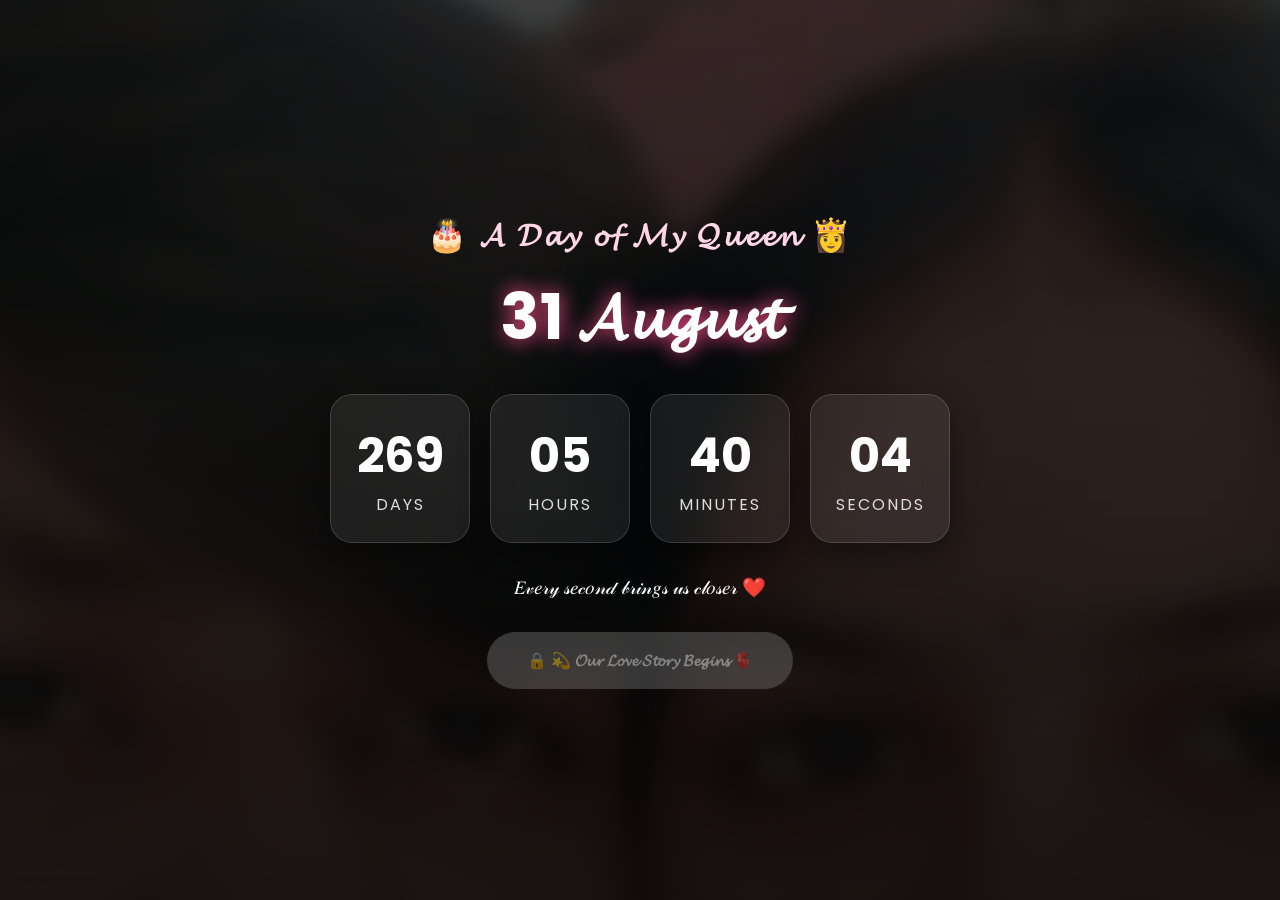
<file: index.html>
<!DOCTYPE html>
<html lang="en">
<head>
<meta charset="UTF-8">
<meta name="viewport" content="width=device-width,initial-scale=1.0">
<title>Forever A❤️S</title>
<link rel="stylesheet" href="style.css">
</head>
<body>
<div class="bg"></div><div class="overlay"></div>
<div class="wrap">

    <h3>🎂 𝓐 𝓓𝓪𝔂 𝓸𝓯 𝓜𝔂 𝓠𝓾𝓮𝓮𝓷 👸</h3>

    <h1>31 𝓐𝓾𝓰𝓾𝓼𝓽</h1>

    <div class="clock">

        <div class="card">
            <span id="days">00</span>
            <label>DAYS</label>
        </div>

        <div class="card">
            <span id="hours">00</span>
            <label>HOURS</label>
        </div>

        <div class="card">
            <span id="minutes">00</span>
            <label>MINUTES</label>
        </div>

        <div class="card">
            <span id="seconds">00</span>
            <label>SECONDS</label>
        </div>

    </div>

    <h2 id="birthdayMessage" style="display:none;">
        🎉 Happy Birthday My Heartbeat ❤️🫀
    </h2>

    <p>𝐸𝓋𝑒𝓇𝓎 𝓈𝑒𝒸𝑜𝓃𝒹 𝒷𝓇𝒾𝓃𝑔𝓈 𝓊𝓈 𝒸𝓁𝑜𝓈𝑒𝓇 ❤️</p>

    <a id="surpriseBtn" class="btn disabled">
        🔒 💫 𝓞𝓾𝓻 𝓛𝓸𝓿𝓮 𝓢𝓽𝓸𝓻𝔂 𝓑𝓮𝓰𝓲𝓷𝓼 🫀
    </a>

</div>
<div class="stars"></div>
<div class="hearts" id="hearts"></div>
<script src="script.js"></script>
</body>
</html>
</file>
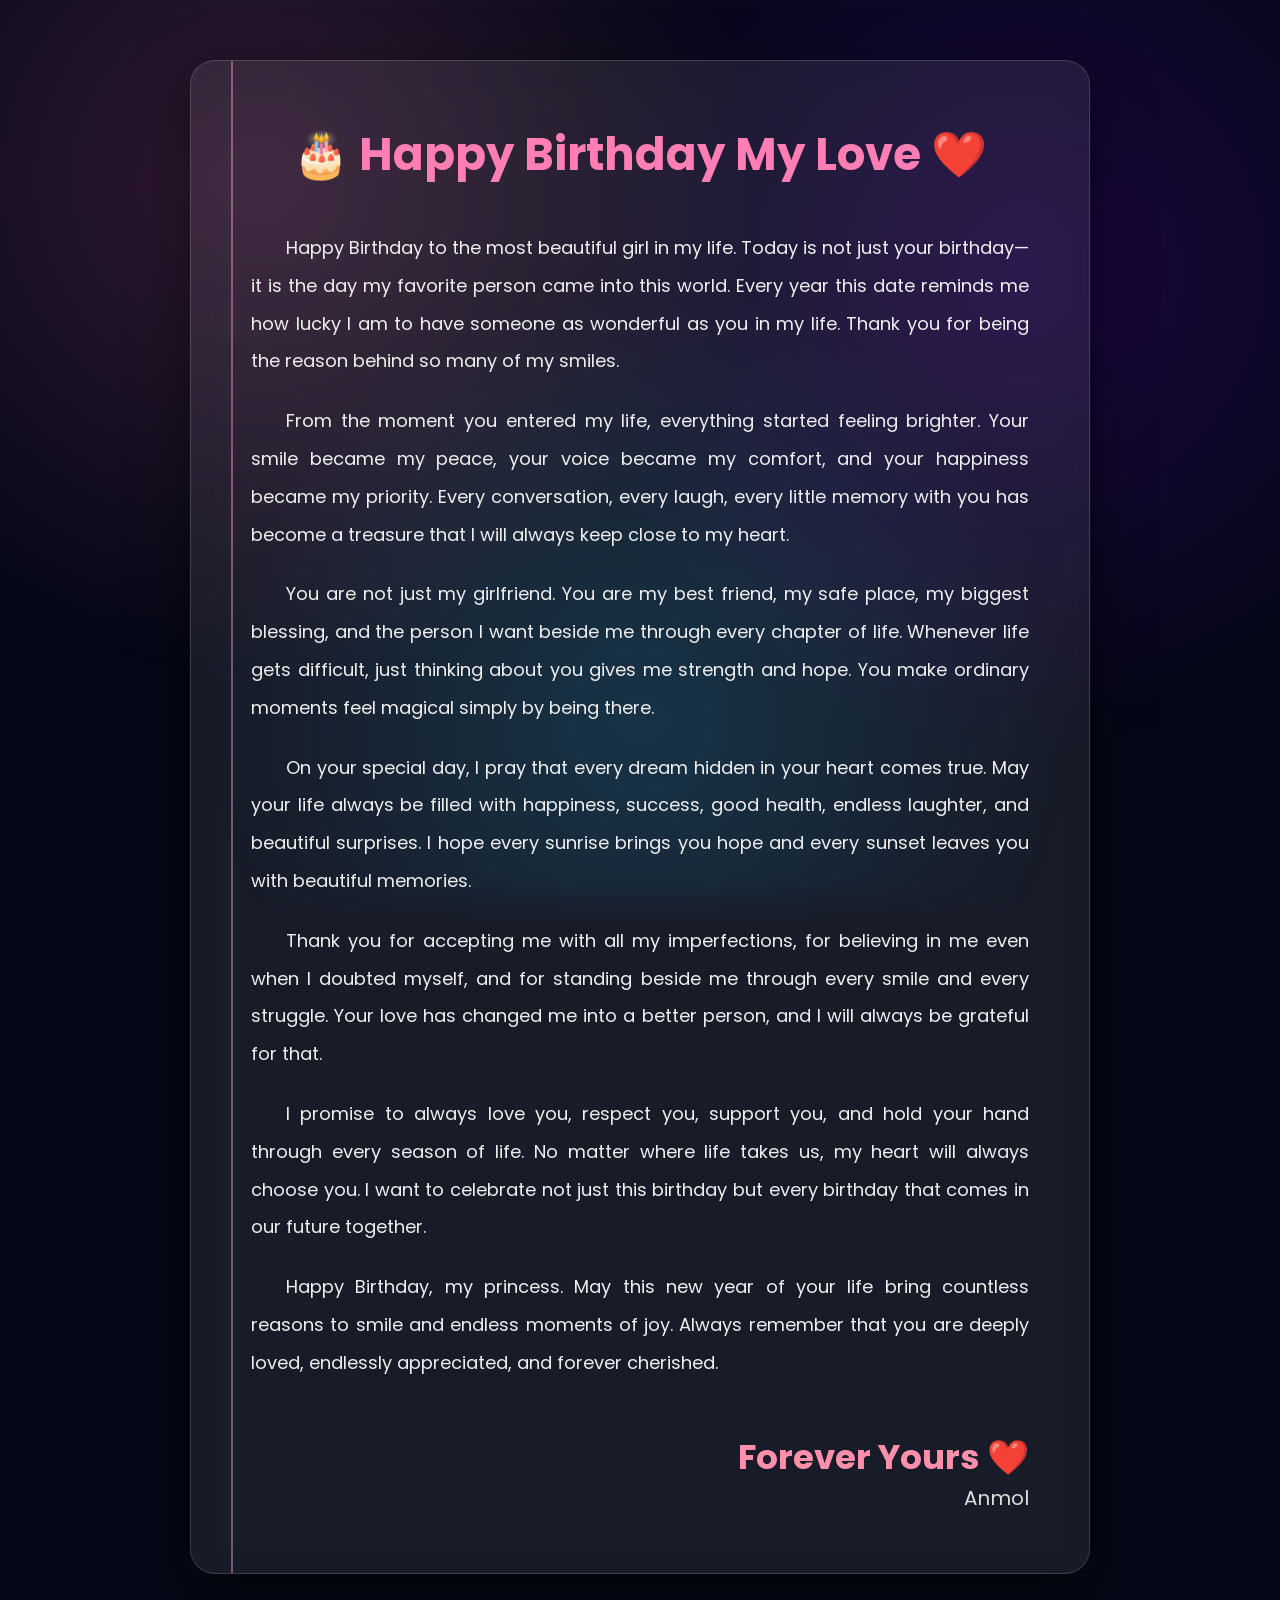
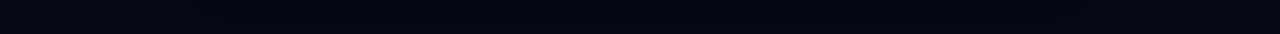
<file: birthday.html>
<!DOCTYPE html>
<html lang="en">
<head>
<meta charset="UTF-8">
<meta name="viewport" content="width=device-width, initial-scale=1.0">
<title>Happy Birthday❤️</title>

<link href="https://fonts.googleapis.com/css2?family=Poppins:wght@300;400;600;700&display=swap" rel="stylesheet">

<style>

*{
    margin:0;
    padding:0;
    box-sizing:border-box;
}

body{
    background:#050816;
    font-family:'Poppins',sans-serif;
    overflow-x:hidden;
    min-height:100vh;
    display:flex;
    justify-content:center;
    align-items:center;
    padding:60px 20px;
    position:relative;
}

/* =========================
        STARS
========================= */

.stars{
    position:fixed;
    inset:0;
    background:url("https://www.transparenttextures.com/patterns/stardust.png");
    opacity:.45;
    z-index:-3;
}

/* =========================
      GLOW EFFECT
========================= */

body::before{
    content:"";
    position:fixed;
    inset:0;
    background:
    radial-gradient(circle at 20% 20%,rgba(255,105,180,.18),transparent 40%),
    radial-gradient(circle at 80% 30%,rgba(128,0,255,.18),transparent 40%),
    radial-gradient(circle at 50% 80%,rgba(0,191,255,.15),transparent 45%);
    animation:bgMove 10s ease-in-out infinite alternate;
    z-index:-2;
}

@keyframes bgMove{

from{
transform:scale(1);
}

to{
transform:scale(1.15);
}

}

/* =========================
      FLOATING HEARTS
========================= */

.hearts{
    position:fixed;
    inset:0;
    overflow:hidden;
    pointer-events:none;
    z-index:-1;
}

.heart{
    position:absolute;
    bottom:-50px;
    color:#ff4d88;
    animation:float linear infinite;
    opacity:.8;
}

@keyframes float{

0%{
transform:translateY(0) rotate(0deg);
opacity:0;
}

20%{
opacity:1;
}

100%{
transform:translateY(-120vh) rotate(360deg);
opacity:0;
}

}

/* =========================
        PAGE
========================= */

.page{

width:100%;
max-width:900px;

background:rgba(255,255,255,.08);

backdrop-filter:blur(15px);

border:1px solid rgba(255,255,255,.15);

border-radius:25px;

padding:60px;

box-shadow:0 20px 60px rgba(0,0,0,.5);

color:#fff;

position:relative;

overflow:hidden;

}

.page::before{

content:"";

position:absolute;

left:40px;

top:0;

width:2px;

height:100%;

background:rgba(255,182,193,.4);

}

.page h1{

text-align:center;

font-size:45px;

margin-bottom:40px;

color:#ff7eb3;

}

.page p{

font-size:18px;

line-height:2.1;

text-align:justify;

text-indent:35px;

margin-bottom:22px;

color:#eee;

}

.signature{

margin-top:50px;

text-align:right;

}

.signature h2{

font-size:34px;

color:#ff8fab;

}

.signature span{

font-size:20px;

color:#ddd;

}

/* =========================
      RESPONSIVE
========================= */

@media(max-width:768px){

.page{

padding:35px 25px;

}

.page::before{

left:22px;

}

.page h1{

font-size:30px;

}

.page p{

font-size:16px;

line-height:1.9;

}

.signature h2{

font-size:28px;

}

}

</style>

</head>

<body>

<div class="stars"></div>
<div class="hearts"></div>

<div class="page">

<h1>🎂 Happy Birthday My Love ❤️</h1>

<p>
Happy Birthday to the most beautiful girl in my life. Today is not just your birthday—it is the day my favorite person came into this world. Every year this date reminds me how lucky I am to have someone as wonderful as you in my life. Thank you for being the reason behind so many of my smiles.
</p>

<p>
From the moment you entered my life, everything started feeling brighter. Your smile became my peace, your voice became my comfort, and your happiness became my priority. Every conversation, every laugh, every little memory with you has become a treasure that I will always keep close to my heart.
</p>

<p>
You are not just my girlfriend. You are my best friend, my safe place, my biggest blessing, and the person I want beside me through every chapter of life. Whenever life gets difficult, just thinking about you gives me strength and hope. You make ordinary moments feel magical simply by being there.
</p>

<p>
On your special day, I pray that every dream hidden in your heart comes true. May your life always be filled with happiness, success, good health, endless laughter, and beautiful surprises. I hope every sunrise brings you hope and every sunset leaves you with beautiful memories.
</p>

<p>
Thank you for accepting me with all my imperfections, for believing in me even when I doubted myself, and for standing beside me through every smile and every struggle. Your love has changed me into a better person, and I will always be grateful for that.
</p>

<p>
I promise to always love you, respect you, support you, and hold your hand through every season of life. No matter where life takes us, my heart will always choose you. I want to celebrate not just this birthday but every birthday that comes in our future together.
</p>

<p>
Happy Birthday, my princess. May this new year of your life bring countless reasons to smile and endless moments of joy. Always remember that you are deeply loved, endlessly appreciated, and forever cherished.
</p>

<div class="signature">

<h2>Forever Yours ❤️</h2>

<span>Anmol</span>

</div>

</div>

<script>

function createHeart(){

const heart=document.createElement("div");

heart.className="heart";

heart.innerHTML="❤";

heart.style.left=Math.random()*100+"vw";

heart.style.fontSize=(18+Math.random()*25)+"px";

heart.style.animationDuration=(5+Math.random()*5)+"s";

document.querySelector(".hearts").appendChild(heart);

setTimeout(()=>{

heart.remove();

},10000);

}

setInterval(createHeart,300);

</script>

</body>
</html>
</file>
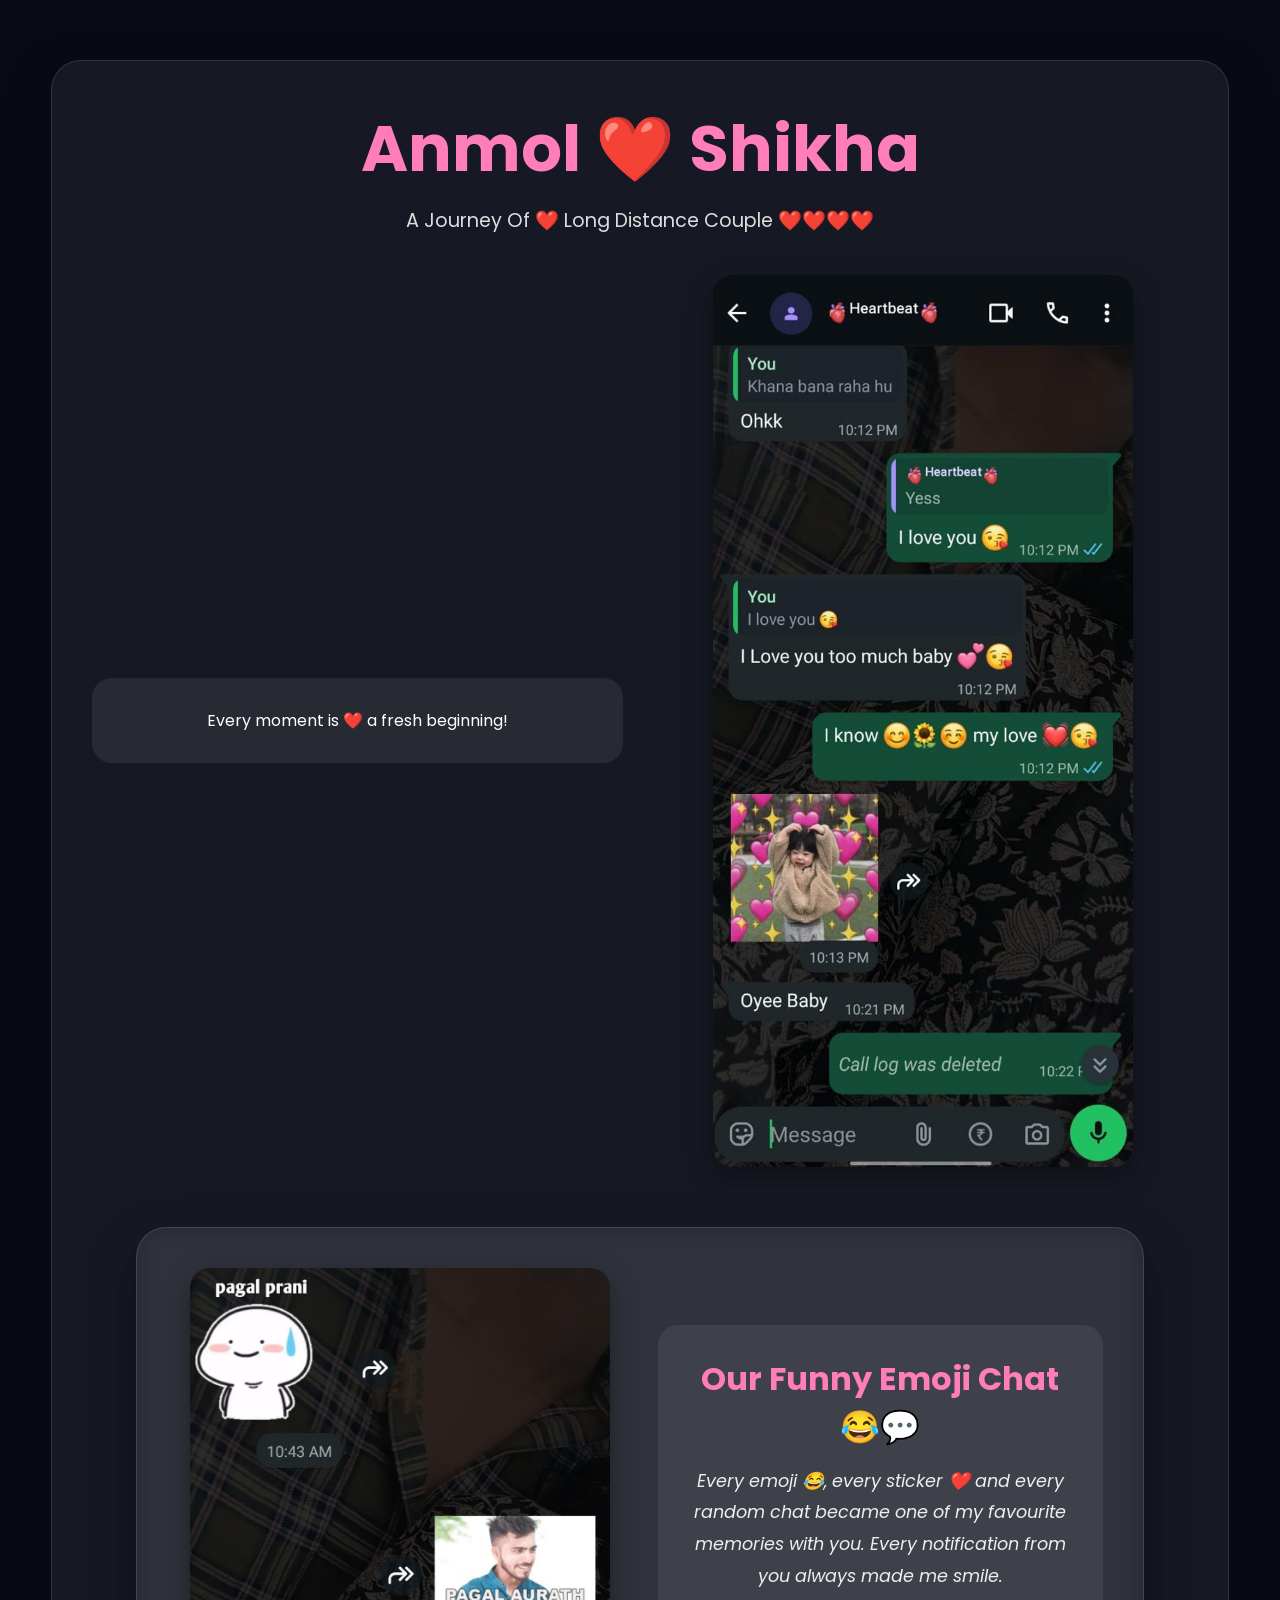
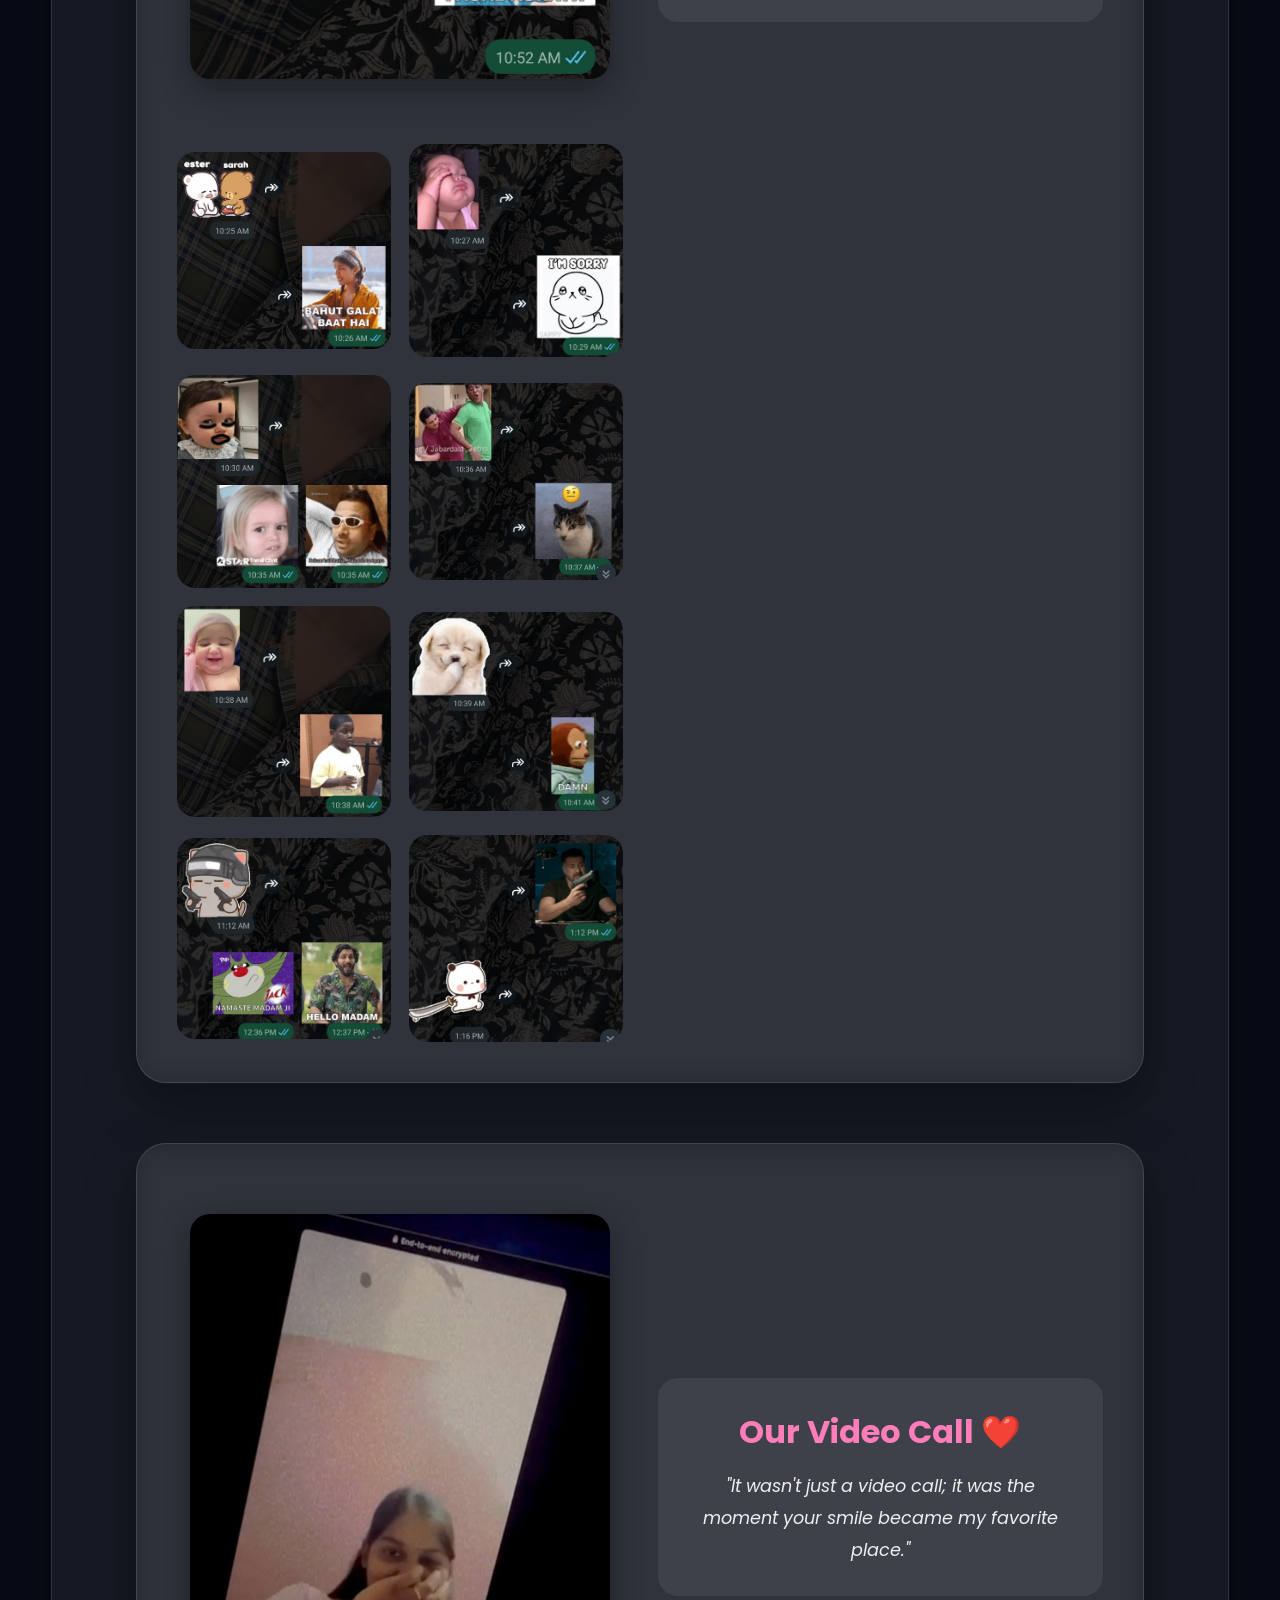
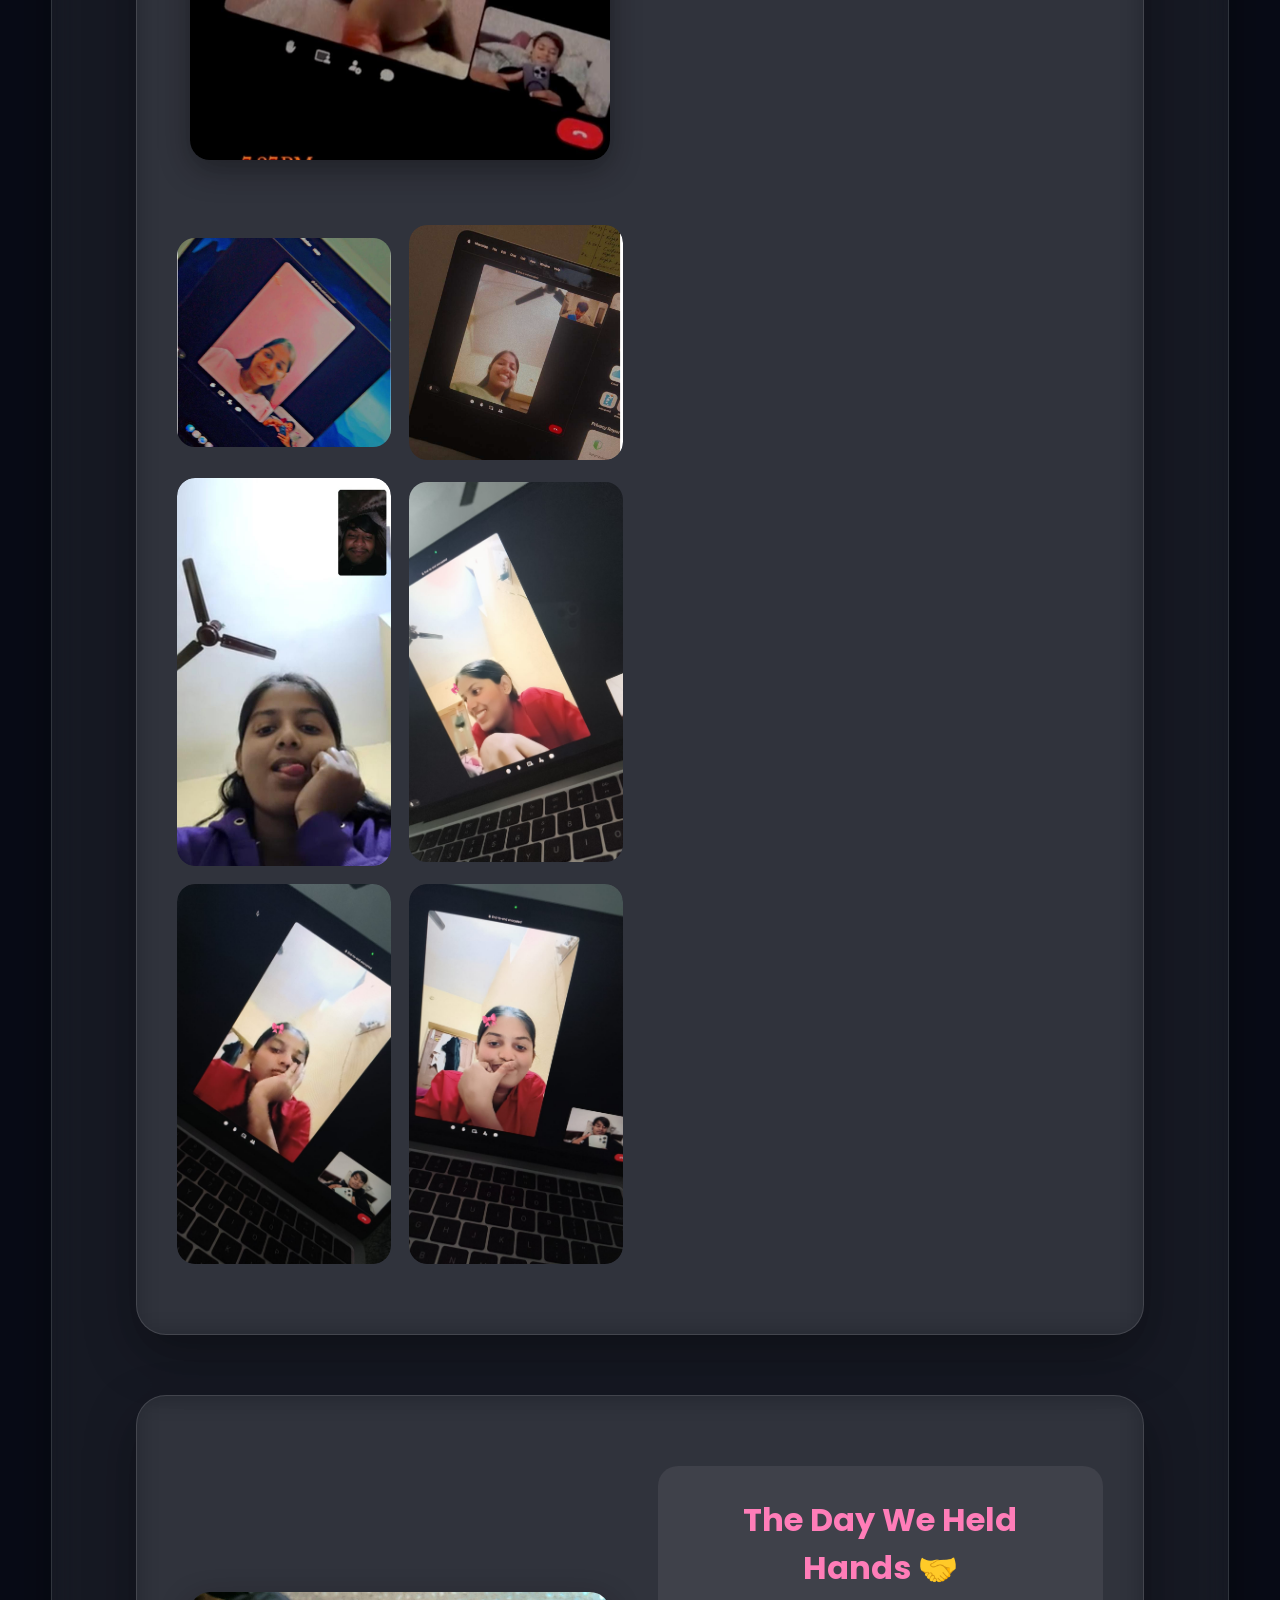
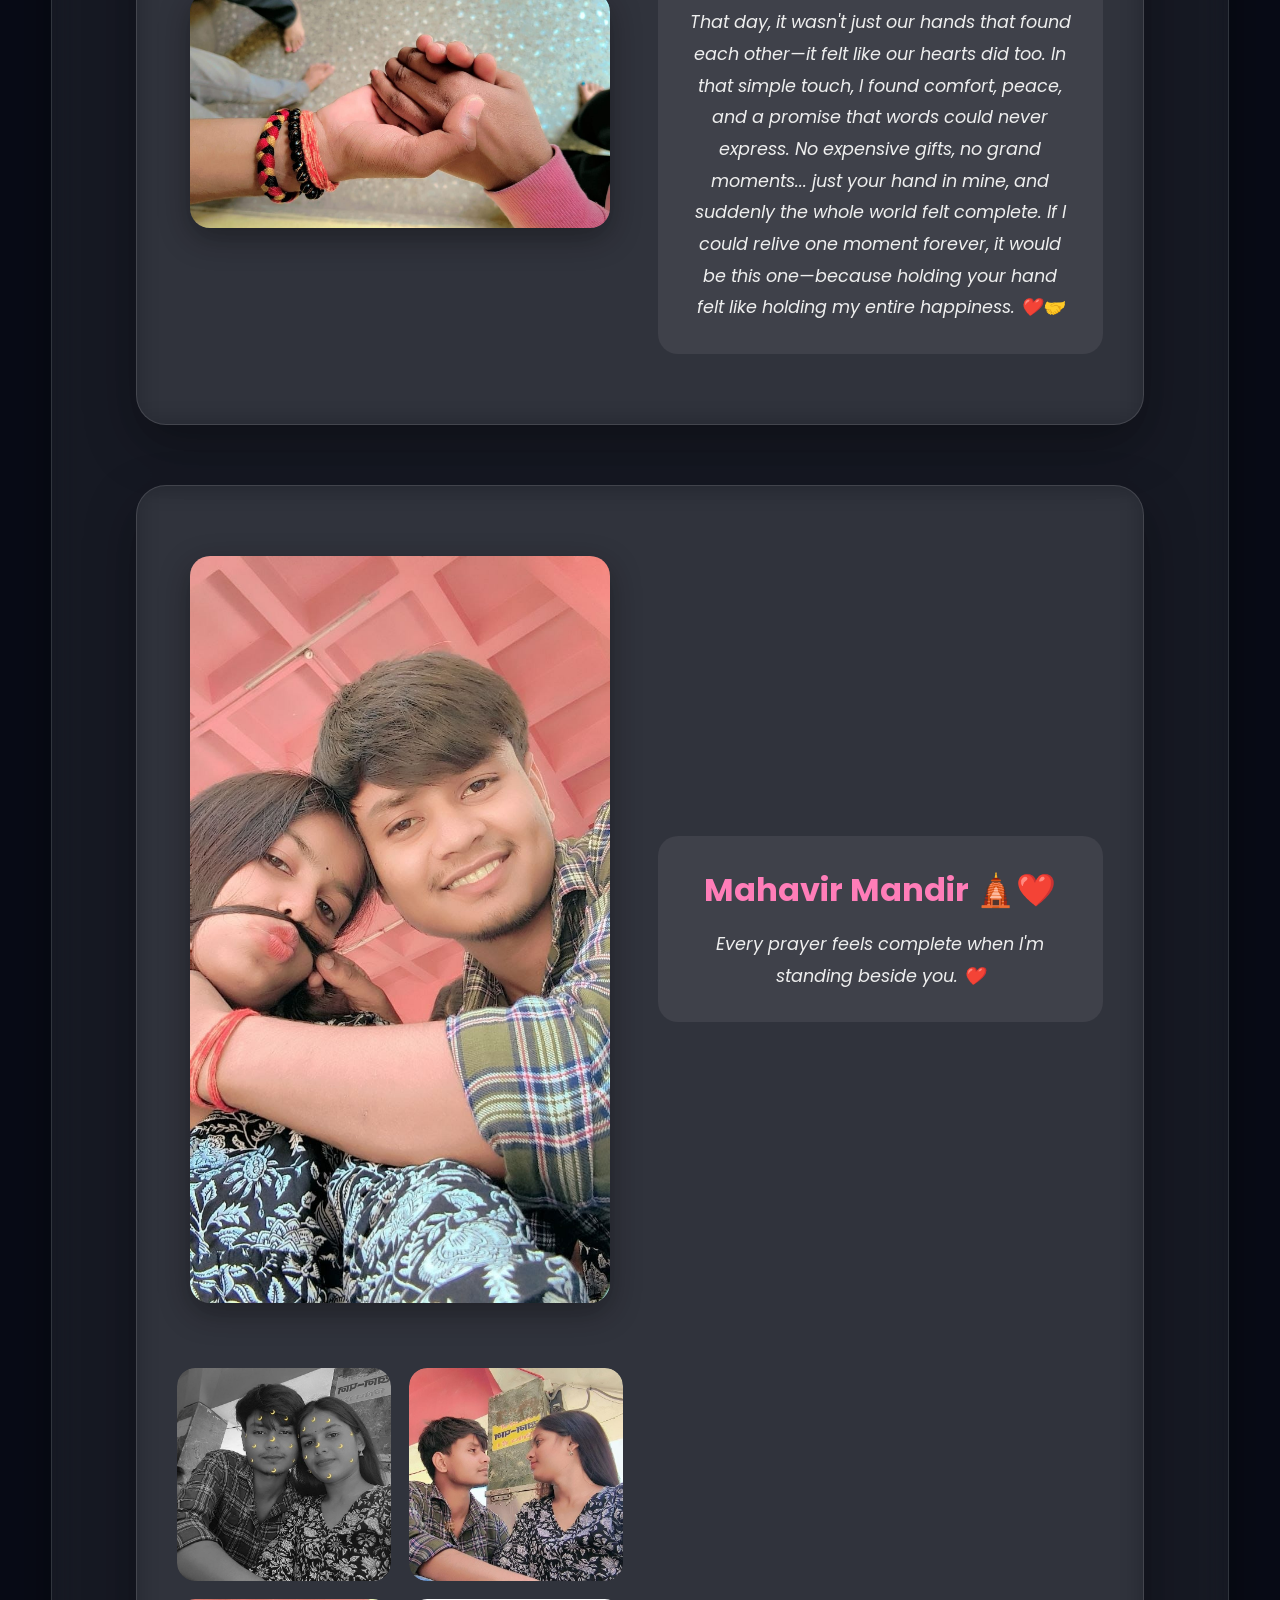
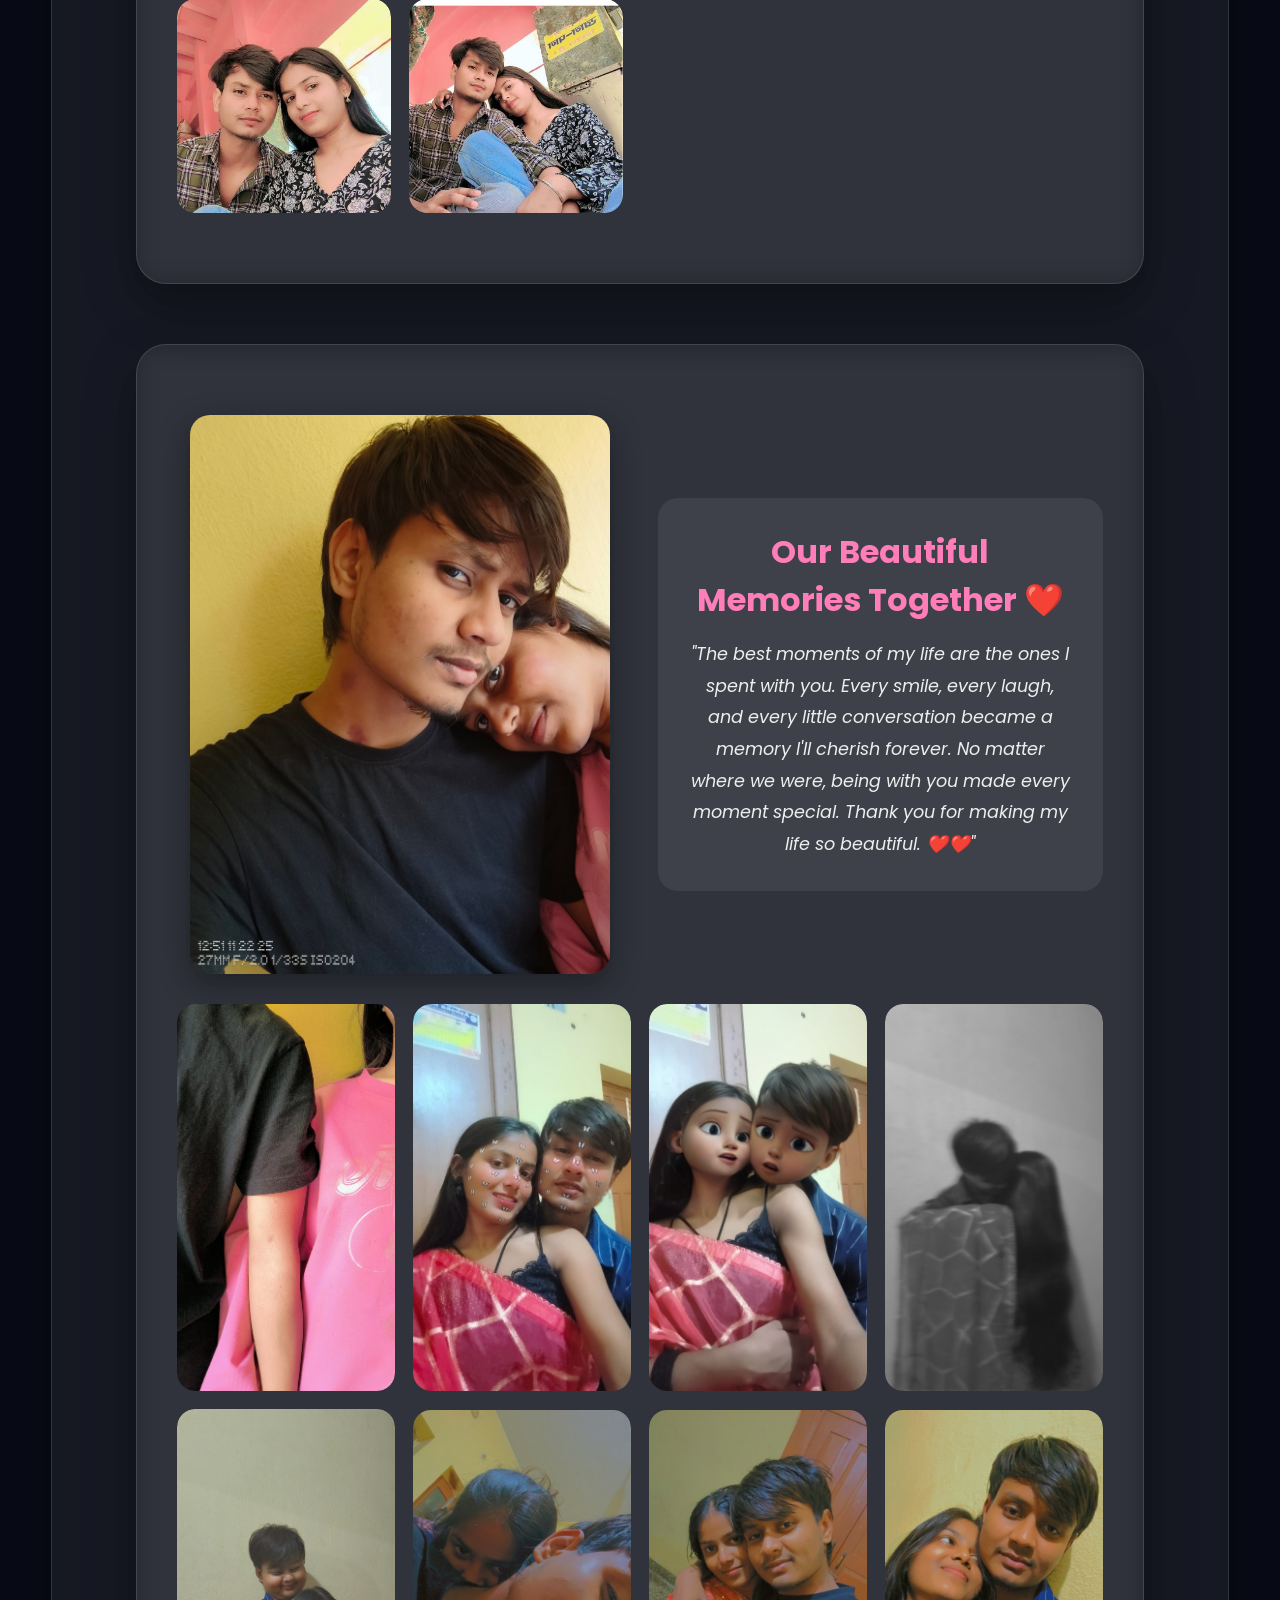
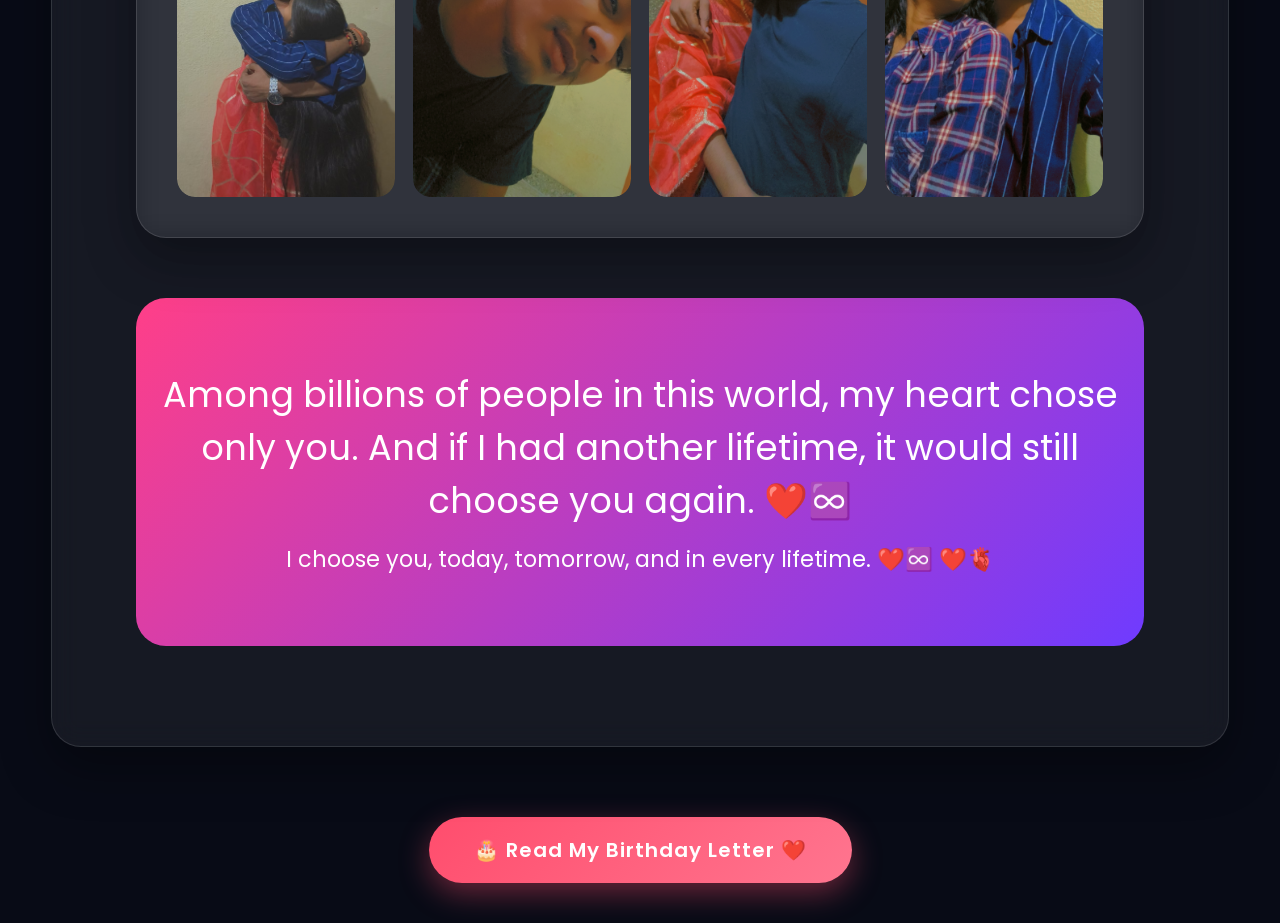
<file: surprise.html>
<!DOCTYPE html>
<html lang="en">

<head>
    <meta charset="UTF-8">
    <meta name="viewport" content="width=device-width, initial-scale=1.0">
    <title>Forever A♾️S</title>

    <link rel="stylesheet" href="style.css">

    <link href="https://fonts.googleapis.com/css2?family=Open+Sans:wght@300;400;600;700&family=Rochester&display=swap"
        rel="stylesheet">

    <link
        href="https://fonts.googleapis.com/css2?family=Gloria+Hallelujah&family=Lexend+Tera&family=Special+Elite&display=swap"
        rel="stylesheet">
</head>

<body>

    <div class="maindiv">

        <!-- Header -->

        <div class="header">

            <div class="headersec1">
                <h3>Anmol ❤️ Shikha</h3>
            </div>

            <div class="headersec2">
                <p>A Journey Of ❤️ Long Distance Couple ❤️❤️❤️❤️</p>
            </div>

        </div>

        <!-- Chat -->

        <div class="chat">

            <div class="chat1">
                <p>Every moment is ❤️ a fresh beginning!</p>
            </div>

            <div class="chat2">
                <img src="images/chat.jpeg" alt="Chat">
            </div>

        </div>

        <!-- Funny Emoji Chat -->

        <div class="funnychat">

            <div class="funnychat1">
                <img src="images/1.00.jpeg" alt="Funny Chat">
            </div>

            <div class="funnychat2">

                <h2>Our Funny Emoji Chat 😂💬</h2>

                <p class="chattext">
                    Every emoji 😂, every sticker ❤️ and every random chat became one of my favourite memories with you.
                    Every notification from you always made me smile.
                </p>

            </div>

            <div class="funnychatimages">

                <div>
                    <img src="images/1.1.jpeg" alt="">
                </div>

                <div>
                    <img src="images/1.55.jpeg" alt="">
                </div>

                <div>
                    <img src="images/1.2.jpeg" alt="">
                </div>

                <div>
                    <img src="images/1.5.jpeg" alt="">
                </div>

                <div>
                    <img src="images/1.3.jpeg" alt="">
                </div>

                <div>
                    <img src="images/1.4.jpeg" alt="">
                </div>

                <div>
                    <img src="images/1.6.jpeg" alt="">
                </div>

                <div>
                    <img src="images/1.7.jpeg" alt="">
                </div>

            </div>

        </div>

  <!-- Video Call -->

<div class="maindiv2">

    <div class="secondmeet">

        <div class="secondmeet1">
            <img src="images/vc.jpeg" alt="Video Call">
        </div>

        <div class="secondmeet2">

            <h2>Our Video Call ❤️</h2>

            <p class="meet">
            "It wasn't just a video call; it was the moment your smile became my favorite place."
            </p>

        </div>

        <div class="secondmeetimages">

            <div>
                <img src="images/vc1.jpeg" alt="">
            </div>

            <div>
                <img src="images/vc2.jpeg" alt="">
            </div>

            <div>
                <img src="images/vc3.jpeg" alt="">
            </div>

            <div>
                <img src="images/vc4.jpeg" alt="">
            </div>

            <div>
                <img src="images/vc5.jpeg" alt="">
            </div>

            <div>
                <img src="images/vc6.jpeg" alt="">
            </div>

        </div>

    </div>

</div>
<!-- 3rd -->

<div class="maindiv3">

    <div class="thirdmeet">

        <div class="thirdmeet1">
            <img src="images/hand.jpeg" alt="Holding Hands">
        </div>

        <div class="thirdmeet2">

            <h2>The Day We Held Hands 🤝</h2>

            <p class="meet">
                That day, it wasn't just our hands that found each other—it felt like our hearts did too.
                In that simple touch, I found comfort, peace, and a promise that words could never express.
                No expensive gifts, no grand moments... just your hand in mine, and suddenly the whole world felt complete.
                If I could relive one moment forever, it would be this one—because holding your hand felt like holding my entire happiness. ❤️🤝
            </p>

        </div>

    </div>

</div>


        <!-- Mahavir Mandir -->

        <div class="maindiv4">

            <div class="fourthmeet">

                <div class="fourthmeet1">
                    <img src="images/4.1.jpeg" alt="Mahavir Mandir">
                </div>

                <div class="fourthmeet2">

                    <h2>Mahavir Mandir 🛕❤️</h2>

                    <p class="meet">
                        Every prayer feels complete when I'm standing beside you. ❤️
                    </p>

                </div>

                <div class="fourthmeetimages">

                    <div>
                        <img src="images/4.2.jpg" alt="">
                    </div>

                    <div>
                        <img src="images/4.3.jpg" alt="">
                    </div>

                    <div>
                        <img src="images/4.4.jpg" alt="">
                    </div>

                    <div>
                        <img src="images/4.5.jpg" alt="">
                    </div>

                </div>

            </div>

        </div>


        <!-- Memories -->

        <div class="maindiv5">

            <div class="fifthmeet">

                <div class="fifthmeet1">
                    <img src="images/forever1.jpg" alt="">
                </div>

                <div class="fifthmeet2">

                    <h2> Our Beautiful Memories Together ❤️ </h2>

                    <p class="meet">"The best moments of my life are the ones I spent with you. 
Every smile, every laugh, and every little conversation became a memory I'll cherish forever.
 No matter where we were, being with you made every moment special. Thank you for making my life so beautiful. ❤️❤️" </p>

                </div>

            </div>

            <div class="fifthmeetimages">

                <div>
                    <img src="images/forever2.jpg" alt="">
                </div>

                <div>
                    <img src="images/forever3.jpg" alt="">
                </div>
                  <div>
                    <img src="images/forever4.jpg" alt="">
                </div>

                <div>
                    <img src="images/forever5.jpg" alt="">
                </div>
                  <div>
                    <img src="images/forever6.jpg" alt="">
                </div>

                <div>
                    <img src="images/forever7.jpg" alt="">
                </div>
                  <div>
                    <img src="images/forever8.jpg" alt="">
                </div>

                <div>
                    <img src="images/forever9.jpg" alt="">
                </div>
            </div>

        </div>


        <!-- Ending -->

        <div class="end">

            <div class="end1">
                <p>Among billions of people in this world, my heart chose only you.
And if I had another lifetime, it would still choose you again. ❤️♾️
</p>
            </div>

            <div class="end2">
                <p>I choose you, today, tomorrow, and in every lifetime. ❤️♾️
 ❤️🫀</p>
            </div>

        </div>

    </div>
<div class="stars"></div>
<div class="hearts" id="hearts"></div>
<!-- Birthday Button -->

<div class="birthday-btn">
    <a href="birthday.html">🎂 Read My Birthday Letter ❤️</a>
</div>

<div class="stars"></div>
<div class="hearts" id="hearts"></div>

</body>
</html>
</body>

</html>
</file>
<file: style.css>
@import url('https://fonts.googleapis.com/css2?family=Poppins:wght@300;400;600;700&display=swap');

*{margin:0;padding:0;box-sizing:border-box}
html{scroll-behavior:smooth}
body{
    font-family:Poppins,sans-serif;
    background:#080b16;
    color:#fff;
    overflow-x:hidden;
}

.bg{
    position:fixed;
    inset:0;
    background:url("images/bg.jpg") center/cover no-repeat;
    filter:blur(12px) brightness(.35);
    transform:scale(1.08);
    z-index:-3;
}
.overlay{
    position:fixed;
    inset:0;
    background:linear-gradient(rgba(0,0,0,.25),rgba(0,0,0,.65));
    z-index:-2;
}

.wrap{
    min-height:100vh;
    width:100%;
    display:flex;
    flex-direction:column;
    justify-content:center;
    align-items:center;
    text-align:center;
    padding:20px;
}

.wrap h3{font-size:2rem;letter-spacing:3px;color:#ffd6e8;text-align:center}
.wrap h1{font-size:4rem;margin:10px 0 30px;text-shadow:0 0 20px #ff4f8b;text-align:center}

.clock{
    display:grid;
    grid-template-columns:repeat(4,140px);
    gap:20px;
    justify-content:center;
    align-items:center;
    margin:0 auto;
}
.card{
    display:flex;
    flex-direction:column;
    justify-content:center;
    align-items:center;
    text-align:center;
    background:rgba(255,255,255,.08);
    border:1px solid rgba(255,255,255,.15);
    backdrop-filter:blur(15px);
    border-radius:22px;
    padding:25px 10px;
    box-shadow:0 10px 30px rgba(0,0,0,.45);
    transition:.4s;
}
.card:hover{transform:translateY(-8px) scale(1.04)}
.card span{display:block;font-size:3rem;font-weight:700;text-align:center}
.card label{color:#ddd;letter-spacing:2px;text-align:center}

.wrap p{margin:30px 0;font-size:1.2rem;text-align:center}

.btn{
    display:inline-block;
    text-decoration:none;
    color:#fff;
    text-align:center;
    background:linear-gradient(135deg,#ff2d75,#ff6b81);
    padding:16px 40px;
    border-radius:50px;
    font-weight:600;
    box-shadow:0 0 25px rgba(255,80,140,.5);
    transition:.35s;
}
.btn:hover{transform:scale(1.08)}

.maindiv,.maindiv2,.maindiv3,.maindiv4,.maindiv5,.funnychat{
    width:min(1200px,92%);
    margin:60px auto;
    background:rgba(255,255,255,.06);
    backdrop-filter:blur(14px);
    border-radius:30px;
    padding:40px;
    border:1px solid rgba(255,255,255,.12);
    box-shadow:0 20px 50px rgba(0,0,0,.35);
}

.header{text-align:center;margin-bottom:40px}
.header h3{font-size:4rem;color:#ff7db8;text-align:center}
.header p{color:#ddd;text-align:center}

.chat,.firstmeet,.secondmeet,.thirdmeet,.fourthmeet,.fifthmeet{
    display:grid;
    grid-template-columns:1fr 1fr;
    gap:35px;
    align-items:center;
    justify-items:center;
    margin:30px 0;
}

/* funnychat also acts as outer wrapper (see .maindiv rule above),
   so it needs its own grid rule with margin:auto to stay centered */
.funnychat{
    display:grid;
    grid-template-columns:1fr 1fr;
    gap:35px;
    align-items:center;
    justify-items:center;
}

.chat1,.firstmeet2,.funnychat2,.secondmeet2,.thirdmeet2,.fourthmeet2,.fifthmeet2{
    width:100%;
    background:rgba(255,255,255,.07);
    border-radius:20px;
    padding:30px;
    display:flex;
    flex-direction:column;
    justify-content:center;
}

.meet,.chattext{color:#ececec;font-style:italic;line-height:1.8;text-align:center}

.firstmeetimages,.funnychatimages,.secondmeetimages,.fourthmeetimages,.fifthmeetimages{
    display:grid;
    grid-template-columns:repeat(auto-fit,minmax(180px,1fr));
    gap:18px;
    margin-top:30px;
    width:100%;
    justify-items:center;
}

.firstmeetimages div,.funnychatimages div,.secondmeetimages div,.fourthmeetimages div,.fifthmeetimages div{
    overflow:hidden;
    border-radius:18px;
    width:100%;
    display:flex;
    justify-content:center;
    align-items:center;
}

img{
    width:100%;
    display:block;
    border-radius:18px;
    transition:.5s;
    object-fit:cover;
}
img:hover{transform:scale(1.08)}

.end{
    width:min(1200px,92%);
    margin:60px auto;
    text-align:center;
    padding:70px 20px;
    border-radius:30px;
    background:linear-gradient(135deg,#ff3f88,#6f3bff);
}
.end1 p{font-size:2.2rem;margin-bottom:15px;text-align:center}
.end2 p{font-size:1.4rem;text-align:center}

/* Images */

.chat2 img,
.firstmeet1 img,
.secondmeet1 img,
.thirdmeet1 img,
.fourthmeet1 img,
.fifthmeet1 img,
.funnychat1 img{
    width:100%;
    max-width:420px;
    display:block;
    margin:0 auto;
    border-radius:20px;
    object-fit:cover;
    box-shadow:0 10px 30px rgba(0,0,0,.35);
}

.chat2,
.firstmeet1,
.secondmeet1,
.thirdmeet1,
.fourthmeet1,
.fifthmeet1,
.funnychat1{
    display:flex;
    justify-content:center;
    align-items:center;
    width:100%;
}

/* Heading */

.headersec1 h3{
    font-size:4rem;
    color:#ff7db8;
    text-align:center;
    width:100%;
}

.headersec2 p{
    color:#ddd;
    font-size:1.2rem;
    text-align:center;
    margin-top:10px;
    width:100%;
}

/* Text Sections */

.firstmeet2,
.secondmeet2,
.thirdmeet2,
.fourthmeet2,
.fifthmeet2,
.funnychat2,
.chat1{
    display:flex;
    flex-direction:column;
    justify-content:center;
    align-items:center;
    text-align:center;
}

.firstmeet2 h2,
.secondmeet2 h2,
.thirdmeet2 h2,
.fourthmeet2 h2,
.fifthmeet2 h2,
.funnychat2 h2{
    color:#ff7db8;
    margin-bottom:15px;
    font-size:2rem;
    text-align:center;
    width:100%;
}

.meet,
.chattext{
    color:#eee;
    line-height:1.8;
    font-size:1.1rem;
    text-align:center;
}

.btn.disabled{
    opacity:0.5;
    cursor:not-allowed;
    pointer-events:none;
    background:#666;
    box-shadow:none;
}

#birthdayMessage{
    display:none;
    margin:35px auto;
    text-align:center;
    font-size:3rem;
    color:#ffd700;
    text-shadow:0 0 20px #ff4d88;
    animation:heartbeat 1s infinite;
    width:100%;
}

@keyframes heartbeat{
    0%{transform:scale(1);}
    25%{transform:scale(1.08);}
    50%{transform:scale(1);}
    75%{transform:scale(1.08);}
    100%{transform:scale(1);}
}

/* Responsive */

@media(max-width:900px){
    .clock{grid-template-columns:repeat(2,140px)}
    .chat,.firstmeet,.funnychat,.secondmeet,.thirdmeet,.fourthmeet,.fifthmeet{
        grid-template-columns:1fr !important;
        text-align:center;
    }
    .header h3,.wrap h1{font-size:2.5rem;text-align:center}
}

@media(max-width:500px){
    .clock{grid-template-columns:1fr;justify-items:center}
    .card{width:100%;max-width:280px;margin:0 auto}
    .funnychatimages,.firstmeetimages,.secondmeetimages,.fourthmeetimages,.fifthmeetimages{
        grid-template-columns:1fr;
    }
}
/* ===============================
   Animated Stars Background
================================= */

.stars{
    position:fixed;
    top:0;
    left:0;
    width:100%;
    height:100%;
    background:url("https://www.transparenttextures.com/patterns/stardust.png");
    opacity:.45;
    z-index:-2;
    animation:starsMove 60s linear infinite;
}

@keyframes starsMove{
    from{
        background-position:0 0;
    }
    to{
        background-position:0 1000px;
    }
}


/* ===============================
   Floating Hearts
================================= */

.hearts{
    position:fixed;
    inset:0;
    width:100%;
    height:100%;
    overflow:hidden;
    pointer-events:none;
    z-index:999;
}

.heart{
    position:absolute;
    bottom:-40px;
    font-size:24px;
    animation:floatHeart linear forwards;
}

@keyframes floatHeart{

    0%{
        transform:translateY(0) scale(.8);
        opacity:0;
    }

    15%{
        opacity:1;
    }

    100%{
        transform:translateY(-110vh) scale(1.5) rotate(360deg);
        opacity:0;
    }

}

/* =========================
   Birthday Button
========================= */

.birthday-btn{
    display:flex;
    justify-content:center;
    align-items:center;
    margin:70px 0 40px;
}

.birthday-btn a{
    text-decoration:none;
    background:linear-gradient(135deg,#ff4d6d,#ff758f);
    color:#fff;
    padding:18px 45px;
    font-size:20px;
    font-weight:600;
    border-radius:50px;
    box-shadow:0 10px 30px rgba(255,77,109,.4);
    transition:.35s ease;
    letter-spacing:1px;
}

.birthday-btn a:hover{
    transform:translateY(-5px) scale(1.05);
    box-shadow:0 15px 40px rgba(255,77,109,.6);
}

@media(max-width:768px){

.birthday-btn a{
    font-size:17px;
    padding:15px 30px;
}

}
</file>
